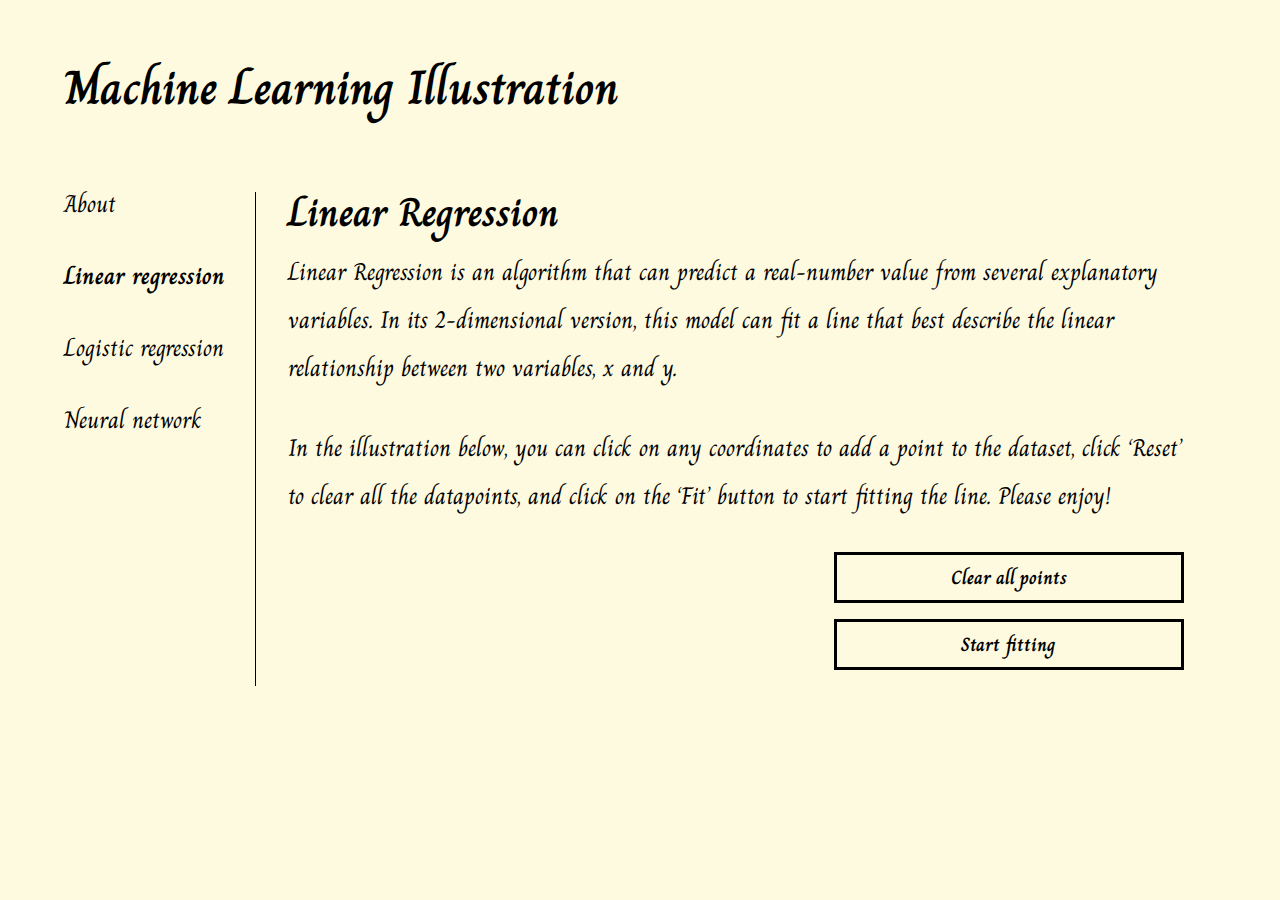
<file: linear-regression.html>
<!DOCTYPE html>
<html lang="en">
<head>
    <meta charset="UTF-8">
    <meta http-equiv="X-UA-Compatible" content="IE=edge">
    <meta name="viewport" content="width=device-width, initial-scale=1.0">
    <title>Machine Learning Illustrated</title>

    <!--FAVICON-->
    <link rel="shortcut icon" href="images/favicon.png" type="image/x-icon">

    <!--GOOGLE FONTS-->
    <link rel="preconnect" href="https://fonts.googleapis.com">
    <link rel="preconnect" href="https://fonts.gstatic.com" crossorigin>
    <link href="https://fonts.googleapis.com/css2?family=Charm:wght@400;700&display=swap" rel="stylesheet"> 

    <!--STYLES-->
    <link rel="stylesheet" href="styles/styles.css">
    <link rel="stylesheet" href="styles/linear-regression.css"
</head>
<body>
    <!--HEADER SECTION-->
    <header>
        <h1>Machine Learning Illustration</h1>
    </header>

    <!-- MAIN BODY-->
    <main>
        <!--SIDE NAVIGATION-->
        <aside>
            <ul class="side-nav">
                <li class="side-nav__item">
                    <a href="./index.html">About</a>
                </li>

                <li class="side-nav__item bold-text">
                    <a href="./linear-regression.html">Linear regression</a>
                </li>

                <li class="side-nav__item">
                    <a href="./logistic-regression.html">Logistic regression</a>
                </li>

                <li class="side-nav__item">
                    <a href="./neural-network.html">Neural network</a>
                </li>
            </ul>
        </aside>

        <!-- CONTENT-->
        <div class="main-content">
            <!--INTRODUCTION SECTION-->
            <article>
                <h2 class="bold-text">Linear Regression</h2>

                <p>
                    Linear Regression is an algorithm that can predict a real-number value from several explanatory variables. 
                    In its 2-dimensional version, this model can fit a line that best describe the linear relationship between two variables, x and y.
                </p>

                <p>
                    In the illustration below, you can click on any coordinates to add a point to the dataset, click ‘Reset’ to clear all the datapoints, and click on the ‘Fit’ button to start fitting the line. 
                    Please enjoy!
                </p>
            </article>

            <!--GRAPH SECTION-->
            <article class="graph">
                <div class="graph__canvas"></div>
                <div class="graph__buttons">
                    <button class="graph__button button full-width" id="clear-points-button">Clear all points</button>
                    <button class="graph__button button full-width" id="start-fitting-button">Start fitting</button>
                </div>
            </article>
        </div>
    </main>

    <!--D3JS SCRIPT-->
    <script src="https://d3js.org/d3.v7.min.js"></script>

    <!--CONVNET SCRIPT-->
    <script src="scripts/convnet-min.js"></script>

    <!--OWN SCRIPTS-->
    <script src="scripts/linear-regression.js"></script>
</body>
</html>
</file>
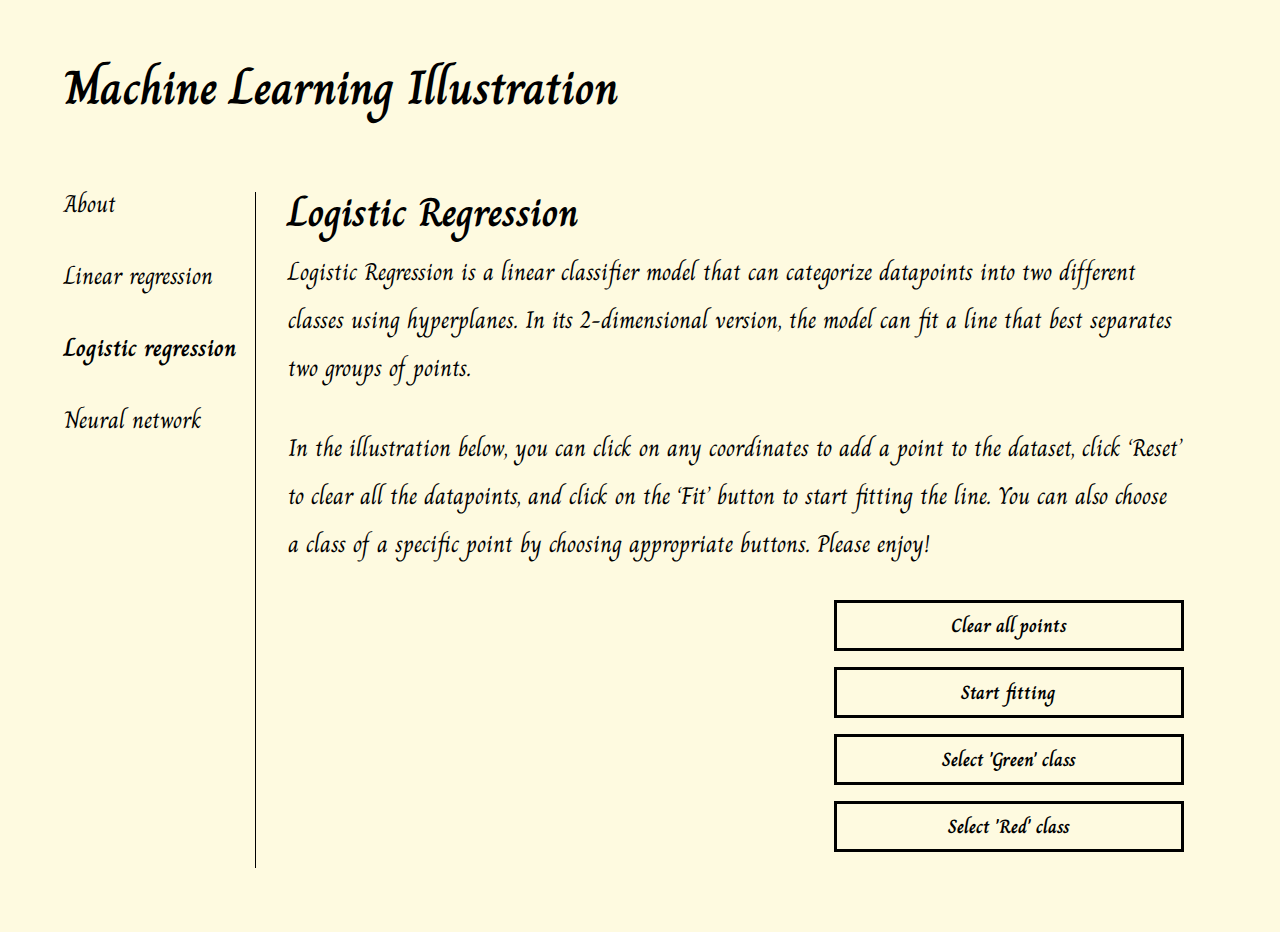
<file: logistic-regression.html>
<!DOCTYPE html>
<html lang="en">
<head>
    <meta charset="UTF-8">
    <meta http-equiv="X-UA-Compatible" content="IE=edge">
    <meta name="viewport" content="width=device-width, initial-scale=1.0">
    <title>Machine Learning Illustrated</title>

    <!--FAVICON-->
    <link rel="shortcut icon" href="images/favicon.png" type="image/x-icon">

    <!--GOOGLE FONTS-->
    <link rel="preconnect" href="https://fonts.googleapis.com">
    <link rel="preconnect" href="https://fonts.gstatic.com" crossorigin>
    <link href="https://fonts.googleapis.com/css2?family=Charm:wght@400;700&display=swap" rel="stylesheet"> 

    <!--STYLES-->
    <link rel="stylesheet" href="styles/styles.css">
    <link rel="stylesheet" href="styles/logistic-regression.css"
</head>
<body>
    <!--HEADER SECTION-->
    <header>
        <h1>Machine Learning Illustration</h1>
    </header>

    <!-- MAIN BODY-->
    <main>
        <!--SIDE NAVIGATION-->
        <aside>
            <ul class="side-nav">
                <li class="side-nav__item">
                    <a href="./index.html">About</a>
                </li>

                <li class="side-nav__item">
                    <a href="./linear-regression.html">Linear regression</a>
                </li>

                <li class="side-nav__item bold-text">
                    <a href="./logistic-regression.html">Logistic regression</a>
                </li>

                <li class="side-nav__item">
                    <a href="./neural-network.html">Neural network</a>
                </li>
            </ul>
        </aside>

        <!-- CONTENT-->
        <div class="main-content">
            <!--INTRODUCTION SECTION-->
            <article>
                <h2 class="bold-text">Logistic Regression</h2>

                <p>
                    Logistic Regression is a linear classifier model that can categorize datapoints into two different classes using hyperplanes. 
                    In its 2-dimensional version, the model can fit a line that best separates two groups of points.
                </p>

                <p>
                    In the illustration below, you can click on any coordinates to add a point to the dataset, click ‘Reset’ to clear all the datapoints, and click on the ‘Fit’ button to start fitting the line. 
                    You can also choose a class of a specific point by choosing appropriate buttons. Please enjoy!  
                </p>
            </article>

            <!--GRAPH SECTION-->
            <article class="graph">
                <div class="graph__canvas"></div>
                <div class="graph__buttons">
                    <button class="graph__button button full-width" id="clear-points-button">Clear all points</button>
                    <button class="graph__button button full-width" id="start-fitting-button">Start fitting</button>
                    <button class="graph__button button full-width" id="select-green-button">Select 'Green' class</button>
                    <button class="graph__button button full-width" id="select-red-button">Select 'Red' class</button>
                </div>
            </article>
        </div>
    </main>

    <!--D3JS SCRIPT-->
    <script src="https://d3js.org/d3.v7.min.js"></script>

    <!--CONVNET SCRIPT-->
    <script src="scripts/convnet-min.js"></script>

    <!--OWN SCRIPTS-->
    <script src="scripts/logistic-regression.js"></script>
</body>
</html>
</file>
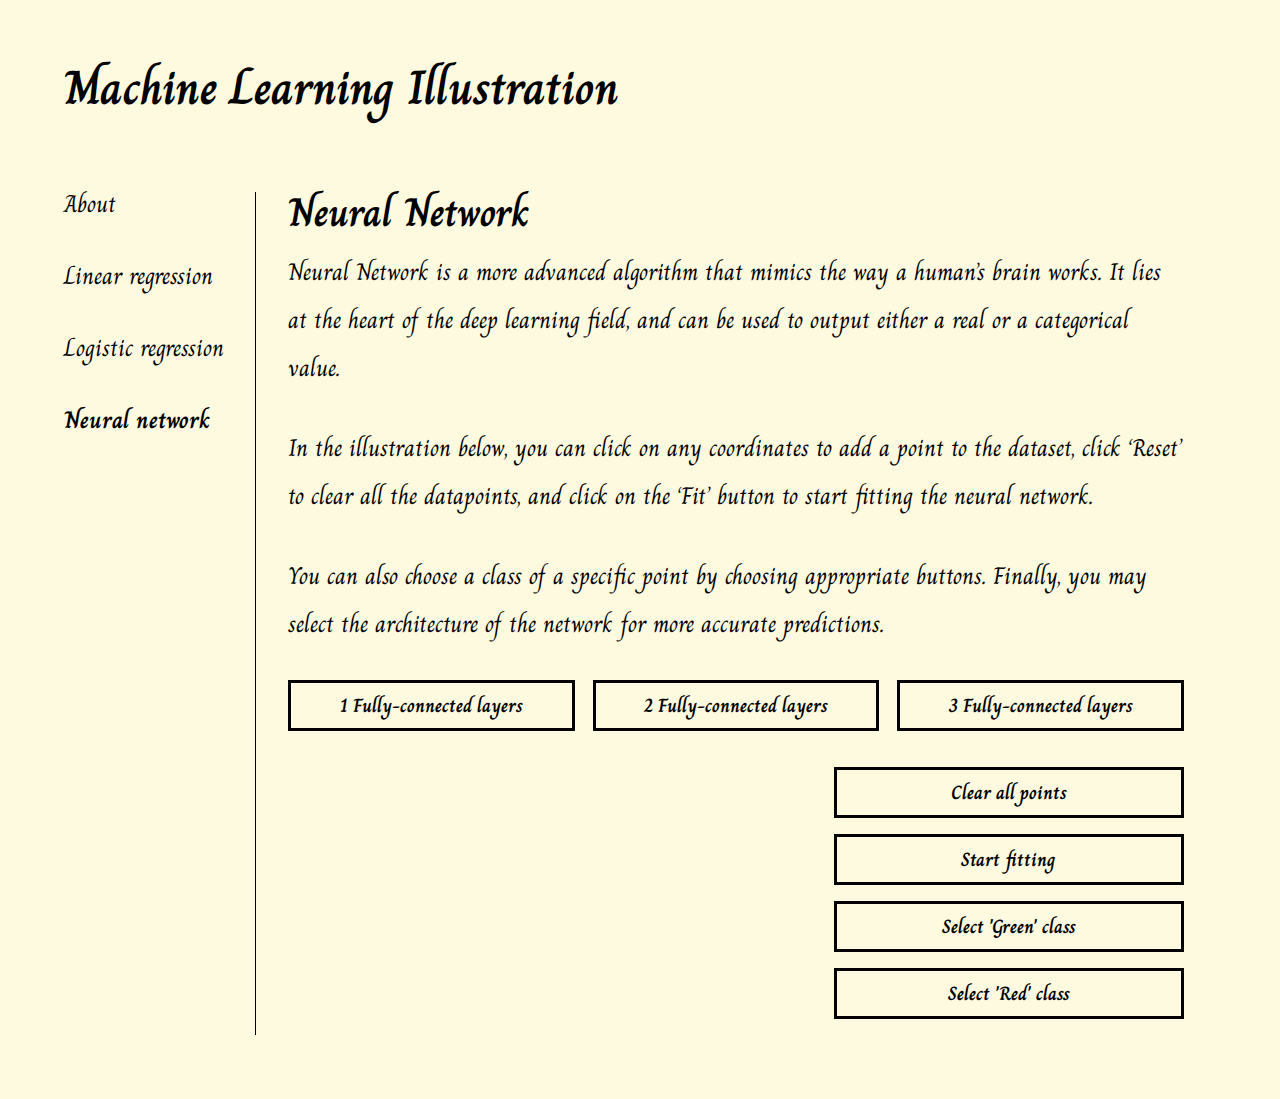
<file: neural-network.html>
<!DOCTYPE html>
<html lang="en">
<head>
    <meta charset="UTF-8">
    <meta http-equiv="X-UA-Compatible" content="IE=edge">
    <meta name="viewport" content="width=device-width, initial-scale=1.0">
    <title>Machine Learning Illustrated</title>

    <!--FAVICON-->
    <link rel="shortcut icon" href="images/favicon.png" type="image/x-icon">

    <!--GOOGLE FONTS-->
    <link rel="preconnect" href="https://fonts.googleapis.com">
    <link rel="preconnect" href="https://fonts.gstatic.com" crossorigin>
    <link href="https://fonts.googleapis.com/css2?family=Charm:wght@400;700&display=swap" rel="stylesheet"> 

    <!--STYLES-->
    <link rel="stylesheet" href="styles/styles.css">
    <link rel="stylesheet" href="styles/neural-network.css">
</head>
<body>
    <!--HEADER SECTION-->
    <header>
        <h1>Machine Learning Illustration</h1>
    </header>

    <!-- MAIN BODY-->
    <main>
        <!--SIDE NAVIGATION-->
        <aside>
            <ul class="side-nav">
                <li class="side-nav__item">
                    <a href="./index.html">About</a>
                </li>

                <li class="side-nav__item">
                    <a href="./linear-regression.html">Linear regression</a>
                </li>

                <li class="side-nav__item">
                    <a href="./logistic-regression.html">Logistic regression</a>
                </li>

                <li class="side-nav__item bold-text">
                    <a href="./neural-network.html">Neural network</a>
                </li>
            </ul>
        </aside>

        <!-- CONTENT-->
        <div class="main-content">
            <!--INTRODUCTION SECTION-->
            <article>
                <h2 class="bold-text">Neural Network</h2>

                <p>
                    Neural Network is a more advanced algorithm that mimics the way a human’s brain works. 
                    It lies at the heart of the deep learning field, and can be used to output either a real or a categorical value.
                </p>

                <p>
                    In the illustration below, you can click on any coordinates to add a point to the dataset, click ‘Reset’ to clear all the datapoints, and click on the ‘Fit’ button to start fitting the neural network. 
                </p>
                
                <p>
                    You can also choose a class of a specific point by choosing appropriate buttons. 
                    Finally, you may select the architecture of the network for more accurate predictions.
                </p>
            </article>

            <!--GRAPH SECTION-->
            <article class="graph">
                <div class="graph__horizontal-buttons">
                    <button class="graph__button button one-third-width" id="one-layer-button">1 Fully-connected layers</button>
                    <button class="graph__button button one-third-width" id="two-layer-button">2 Fully-connected layers</button>
                    <button class="graph__button button one-third-width" id="three-layer-button">3 Fully-connected layers</button>
                </div>
                <div class="graph__canvas"></div>
                <div class="graph__buttons">
                    <button class="graph__button button full-width" id="clear-points-button">Clear all points</button>
                    <button class="graph__button button full-width" id="start-fitting-button">Start fitting</button>
                    <button class="graph__button button full-width" id="select-green-button">Select 'Green' class</button>
                    <button class="graph__button button full-width" id="select-red-button">Select 'Red' class</button>
                </div>
            </article>
        </div>
    </main>

    <!--D3JS SCRIPT-->
    <script src="https://d3js.org/d3.v7.min.js"></script>

    <!--CONVNET SCRIPT-->
    <script src="scripts/convnet-min.js"></script>

    <!--OWN SCRIPTS-->
    <script src="scripts/neural-network.js"></script>
</body>
</html>
</file>
<file: styles/linear-regression.css>
/* || GRAPH */
.graph {
    display: grid;
    grid-gap: 20px;
    grid-template-columns: 3fr 2fr;
}

.graph__button {
    margin-bottom: 1rem;
}

@media screen and (max-width: 480px) {
    .graph {
        display: block;
    }

    .graph__canvas {
        margin-bottom: 1rem;
    }
}
</file>
<file: styles/logistic-regression.css>
/* || GRAPH */
.graph {
    display: grid;
    grid-gap: 20px;
    grid-template-columns: 3fr 2fr;
}

.graph__button {
    margin-bottom: 1rem;
}

@media screen and (max-width: 480px) {
    .graph {
        display: block;
    }

    .graph__canvas {
        margin-bottom: 1rem;
    }
}
</file>
<file: styles/neural-network.css>
/* || GRAPH */
.graph {
    display: grid;
    grid-gap: 20px;
    grid-template-rows: 1fr auto;
    grid-template-columns: 3fr 2fr;
}

.graph__horizontal-buttons {
    display: flex;
    flex-direction: row;
    justify-content: space-between;
    grid-row: 1 / 2;
    grid-column: 1 / 3;
}

.graph__button {
    margin-bottom: 1rem;
}

@media screen and (max-width: 480px) {
    .graph {
        display: block;
    }

    .graph__horizontal-buttons {
        display: block;
    }

    .graph__button {
        width: 100%;
    }

    .graph__canvas {
        margin-bottom: 1rem;
    }
}
</file>
<file: styles/styles.css>
/* || HTML RESET */
html, body, div, span, applet, object, iframe,
h1, h2, h3, h4, h5, h6, p, blockquote, pre,
a, abbr, acronym, address, big, cite, code,
del, dfn, em, img, ins, kbd, q, s, samp,
small, strike, strong, sub, sup, tt, var,
b, u, i, center,
dl, dt, dd, ol, ul, li,
fieldset, form, label, legend,
table, caption, tbody, tfoot, thead, tr, th, td,
article, aside, canvas, details, embed, 
figure, figcaption, footer, header, hgroup, 
menu, nav, output, ruby, section, summary,
time, mark, audio, video {
	margin: 0;
	padding: 0;
	border: 0;
    box-sizing: border-box;
	font-size: 100%;
	font: inherit;
	vertical-align: baseline;
}
/* HTML5 display-role reset for older browsers */
article, aside, details, figcaption, figure, 
footer, header, hgroup, menu, nav, section {
	display: block;
}
body {
	line-height: 1;
}
ol, ul {
	list-style: none;
}
blockquote, q {
	quotes: none;
}
blockquote:before, blockquote:after,
q:before, q:after {
	content: '';
	content: none;
}
table {
	border-collapse: collapse;
	border-spacing: 0;
}

/* || GENERAL STYLES  */
/* USED FOR DEFAULT STYLING */
body {
    font-family: 'Charm', cursive;
    font-size: 16px;
    padding: 4rem;
}

html {
    background-color: #FEFAE0;
}

h2 {
    font-size: 2.5rem;
    margin-bottom: 1rem;
}

p {
    font-size: 1.5rem;
    line-height: 3rem;
    margin-bottom: 2rem;
}

/* || UTILITIES CLASS */
/* USED FOR CLASS THAT WILL USED FOR MANY ELEMENT */
.bold-text {
    font-weight: bold;
}

.full-width {
    width: 100%;
}

.one-third-width {
    width: 32%;
}

.button {
    background-color: transparent;
    border: 3px solid #000;
    border-radius: 0;
    cursor: pointer;
    display: block;
    font-family: 'Charm', cursive;
    font-size: 1.2rem;
    font-weight: bold;
    padding: 0.5rem 1rem;
}

.button--disabled {
    opacity: 0.5;
    cursor: no-drop;
}

/* || SITE WIDE */
/* USED FOR ELEMENTS THAT WILL BE USED SITE-WISE: HEADER, NAV */
header {
    font-size: 3rem;
    font-weight: bold;
    margin-bottom: 5rem;
}

main {
    display: grid;
    grid-template-columns: 1fr 5fr;
}

.main-content {
    padding: 0 2rem;
}

@media screen and (max-width: 480px) {
    header {
        margin-bottom: 3rem;
    }

    main {
        display: block;
    }

    .main-content {
        padding: 0rem;
    }
}

/* Side navigation */
.side-nav {
    font-size: 1.5rem;
    height: 100%;
    border-right: 1px solid #000;
}

.side-nav__item {
    margin-right: 1rem;
    margin-bottom: 3rem;
}

.side-nav__item a {
    color: #000;
    text-decoration: none;
}

/* || SPECIFICS */
/* USED FOR SPECIFIC ELEMENTS */
</file>
